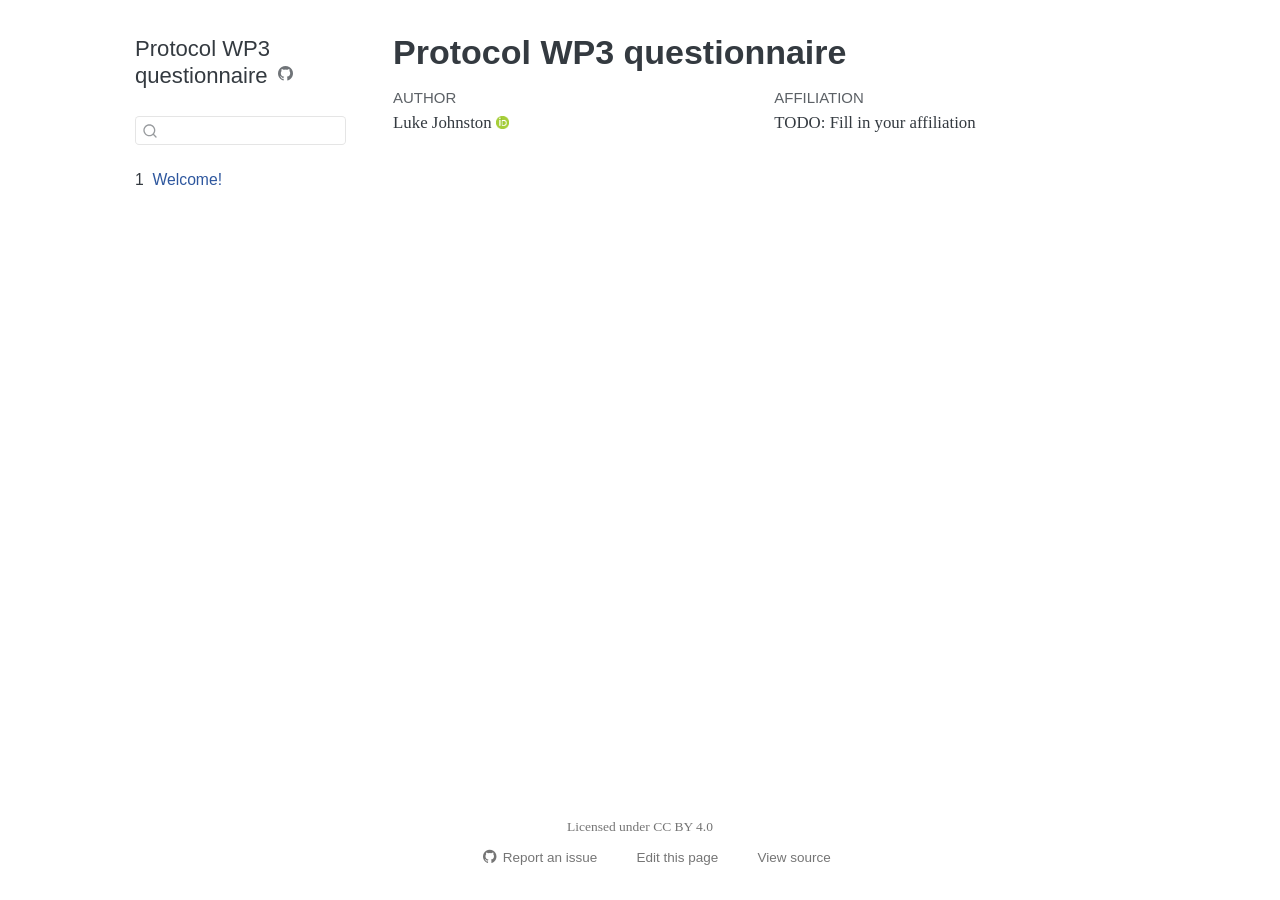
<file: index.html>
<!DOCTYPE html>
<html xmlns="http://www.w3.org/1999/xhtml" lang="en" xml:lang="en"><head>

<meta charset="utf-8">
<meta name="generator" content="quarto-1.8.27">

<meta name="viewport" content="width=device-width, initial-scale=1.0, user-scalable=yes">

<meta name="author" content="Luke Johnston">

<title>Protocol WP3 questionnaire</title>
<style>
code{white-space: pre-wrap;}
span.smallcaps{font-variant: small-caps;}
div.columns{display: flex; gap: min(4vw, 1.5em);}
div.column{flex: auto; overflow-x: auto;}
div.hanging-indent{margin-left: 1.5em; text-indent: -1.5em;}
ul.task-list{list-style: none;}
ul.task-list li input[type="checkbox"] {
  width: 0.8em;
  margin: 0 0.8em 0.2em -1em; /* quarto-specific, see https://github.com/quarto-dev/quarto-cli/issues/4556 */ 
  vertical-align: middle;
}
</style>


<script src="site_libs/quarto-nav/quarto-nav.js"></script>
<script src="site_libs/quarto-nav/headroom.min.js"></script>
<script src="site_libs/clipboard/clipboard.min.js"></script>
<script src="site_libs/quarto-search/autocomplete.umd.js"></script>
<script src="site_libs/quarto-search/fuse.min.js"></script>
<script src="site_libs/quarto-search/quarto-search.js"></script>
<meta name="quarto:offset" content="./">
<script src="site_libs/quarto-html/quarto.js" type="module"></script>
<script src="site_libs/quarto-html/tabsets/tabsets.js" type="module"></script>
<script src="site_libs/quarto-html/axe/axe-check.js" type="module"></script>
<script src="site_libs/quarto-html/popper.min.js"></script>
<script src="site_libs/quarto-html/tippy.umd.min.js"></script>
<script src="site_libs/quarto-html/anchor.min.js"></script>
<link href="site_libs/quarto-html/tippy.css" rel="stylesheet">
<link href="site_libs/quarto-html/quarto-syntax-highlighting-ed96de9b727972fe78a7b5d16c58bf87.css" rel="stylesheet" id="quarto-text-highlighting-styles">
<script src="site_libs/bootstrap/bootstrap.min.js"></script>
<link href="site_libs/bootstrap/bootstrap-icons.css" rel="stylesheet">
<link href="site_libs/bootstrap/bootstrap-747506e0262b1c1c45535d9747e30b2a.min.css" rel="stylesheet" append-hash="true" id="quarto-bootstrap" data-mode="light">
<script id="quarto-search-options" type="application/json">{
  "location": "sidebar",
  "copy-button": false,
  "collapse-after": 3,
  "panel-placement": "start",
  "type": "textbox",
  "limit": 50,
  "keyboard-shortcut": [
    "f",
    "/",
    "s"
  ],
  "language": {
    "search-no-results-text": "No results",
    "search-matching-documents-text": "matching documents",
    "search-copy-link-title": "Copy link to search",
    "search-hide-matches-text": "Hide additional matches",
    "search-more-match-text": "more match in this document",
    "search-more-matches-text": "more matches in this document",
    "search-clear-button-title": "Clear",
    "search-text-placeholder": "",
    "search-detached-cancel-button-title": "Cancel",
    "search-submit-button-title": "Submit",
    "search-label": "Search"
  }
}</script>


</head>

<body class="nav-sidebar floating fullcontent quarto-light">

<div id="quarto-search-results"></div>
  <header id="quarto-header" class="headroom fixed-top">
  <nav class="quarto-secondary-nav">
    <div class="container-fluid d-flex">
      <button type="button" class="quarto-btn-toggle btn" data-bs-toggle="collapse" role="button" data-bs-target=".quarto-sidebar-collapse-item" aria-controls="quarto-sidebar" aria-expanded="false" aria-label="Toggle sidebar navigation" onclick="if (window.quartoToggleHeadroom) { window.quartoToggleHeadroom(); }">
        <i class="bi bi-layout-text-sidebar-reverse"></i>
      </button>
        <nav class="quarto-page-breadcrumbs" aria-label="breadcrumb"><ol class="breadcrumb"><li class="breadcrumb-item"><a href="./index.html"><span class="chapter-number">1</span>&nbsp; <span class="chapter-title">Welcome!</span></a></li></ol></nav>
        <a class="flex-grow-1" role="navigation" data-bs-toggle="collapse" data-bs-target=".quarto-sidebar-collapse-item" aria-controls="quarto-sidebar" aria-expanded="false" aria-label="Toggle sidebar navigation" onclick="if (window.quartoToggleHeadroom) { window.quartoToggleHeadroom(); }">      
        </a>
      <button type="button" class="btn quarto-search-button" aria-label="Search" onclick="window.quartoOpenSearch();">
        <i class="bi bi-search"></i>
      </button>
    </div>
  </nav>
</header>
<!-- content -->
<div id="quarto-content" class="quarto-container page-columns page-rows-contents page-layout-article">
<!-- sidebar -->
  <nav id="quarto-sidebar" class="sidebar collapse collapse-horizontal quarto-sidebar-collapse-item sidebar-navigation floating overflow-auto">
    <div class="pt-lg-2 mt-2 text-left sidebar-header">
    <div class="sidebar-title mb-0 py-0">
      <a href="./">Protocol WP3 questionnaire</a> 
        <div class="sidebar-tools-main">
    <a href="https://github.com/dp-next/wp3-d-quest-protocol" title="Source Code" class="quarto-navigation-tool px-1" aria-label="Source Code"><i class="bi bi-github"></i></a>
</div>
    </div>
      </div>
        <div class="mt-2 flex-shrink-0 align-items-center">
        <div class="sidebar-search">
        <div id="quarto-search" class="" title="Search"></div>
        </div>
        </div>
    <div class="sidebar-menu-container"> 
    <ul class="list-unstyled mt-1">
        <li class="sidebar-item">
  <div class="sidebar-item-container"> 
  <a href="./index.html" class="sidebar-item-text sidebar-link active">
 <span class="menu-text"><span class="chapter-number">1</span>&nbsp; <span class="chapter-title">Welcome!</span></span></a>
  </div>
</li>
    </ul>
    </div>
</nav>
<div id="quarto-sidebar-glass" class="quarto-sidebar-collapse-item" data-bs-toggle="collapse" data-bs-target=".quarto-sidebar-collapse-item"></div>
<!-- margin-sidebar -->
    
<!-- main -->
<main class="content" id="quarto-document-content">

<header id="title-block-header" class="quarto-title-block default">
<div class="quarto-title">
<h1 class="title">Protocol WP3 questionnaire</h1>
</div>


<div class="quarto-title-meta-author">
  <div class="quarto-title-meta-heading">Author</div>
  <div class="quarto-title-meta-heading">Affiliation</div>
  
    <div class="quarto-title-meta-contents">
    <p class="author">Luke Johnston <a href="https://orcid.org/TODO: Fill in your ORCID" class="quarto-title-author-orcid"> <img src="[data-uri]"></a></p>
  </div>
  <div class="quarto-title-meta-contents">
        <p class="affiliation">
            TODO: Fill in your affiliation
          </p>
      </div>
  </div>

<div class="quarto-title-meta">

      
  
    
  </div>
  


</header>





</main> <!-- /main -->
<script id="quarto-html-after-body" type="application/javascript">
  window.document.addEventListener("DOMContentLoaded", function (event) {
    const icon = "";
    const anchorJS = new window.AnchorJS();
    anchorJS.options = {
      placement: 'right',
      icon: icon
    };
    anchorJS.add('.anchored');
    const isCodeAnnotation = (el) => {
      for (const clz of el.classList) {
        if (clz.startsWith('code-annotation-')) {                     
          return true;
        }
      }
      return false;
    }
    const onCopySuccess = function(e) {
      // button target
      const button = e.trigger;
      // don't keep focus
      button.blur();
      // flash "checked"
      button.classList.add('code-copy-button-checked');
      var currentTitle = button.getAttribute("title");
      button.setAttribute("title", "Copied!");
      let tooltip;
      if (window.bootstrap) {
        button.setAttribute("data-bs-toggle", "tooltip");
        button.setAttribute("data-bs-placement", "left");
        button.setAttribute("data-bs-title", "Copied!");
        tooltip = new bootstrap.Tooltip(button, 
          { trigger: "manual", 
            customClass: "code-copy-button-tooltip",
            offset: [0, -8]});
        tooltip.show();    
      }
      setTimeout(function() {
        if (tooltip) {
          tooltip.hide();
          button.removeAttribute("data-bs-title");
          button.removeAttribute("data-bs-toggle");
          button.removeAttribute("data-bs-placement");
        }
        button.setAttribute("title", currentTitle);
        button.classList.remove('code-copy-button-checked');
      }, 1000);
      // clear code selection
      e.clearSelection();
    }
    const getTextToCopy = function(trigger) {
      const outerScaffold = trigger.parentElement.cloneNode(true);
      const codeEl = outerScaffold.querySelector('code');
      for (const childEl of codeEl.children) {
        if (isCodeAnnotation(childEl)) {
          childEl.remove();
        }
      }
      return codeEl.innerText;
    }
    const clipboard = new window.ClipboardJS('.code-copy-button:not([data-in-quarto-modal])', {
      text: getTextToCopy
    });
    clipboard.on('success', onCopySuccess);
    if (window.document.getElementById('quarto-embedded-source-code-modal')) {
      const clipboardModal = new window.ClipboardJS('.code-copy-button[data-in-quarto-modal]', {
        text: getTextToCopy,
        container: window.document.getElementById('quarto-embedded-source-code-modal')
      });
      clipboardModal.on('success', onCopySuccess);
    }
      var localhostRegex = new RegExp(/^(?:http|https):\/\/localhost\:?[0-9]*\//);
      var mailtoRegex = new RegExp(/^mailto:/);
        var filterRegex = new RegExp("https:\/\/dp-next\.github\.io\/wp3-d-quest-protocol\/");
      var isInternal = (href) => {
          return filterRegex.test(href) || localhostRegex.test(href) || mailtoRegex.test(href);
      }
      // Inspect non-navigation links and adorn them if external
     var links = window.document.querySelectorAll('a[href]:not(.nav-link):not(.navbar-brand):not(.toc-action):not(.sidebar-link):not(.sidebar-item-toggle):not(.pagination-link):not(.no-external):not([aria-hidden]):not(.dropdown-item):not(.quarto-navigation-tool):not(.about-link)');
      for (var i=0; i<links.length; i++) {
        const link = links[i];
        if (!isInternal(link.href)) {
          // undo the damage that might have been done by quarto-nav.js in the case of
          // links that we want to consider external
          if (link.dataset.originalHref !== undefined) {
            link.href = link.dataset.originalHref;
          }
        }
      }
    function tippyHover(el, contentFn, onTriggerFn, onUntriggerFn) {
      const config = {
        allowHTML: true,
        maxWidth: 500,
        delay: 100,
        arrow: false,
        appendTo: function(el) {
            return el.parentElement;
        },
        interactive: true,
        interactiveBorder: 10,
        theme: 'quarto',
        placement: 'bottom-start',
      };
      if (contentFn) {
        config.content = contentFn;
      }
      if (onTriggerFn) {
        config.onTrigger = onTriggerFn;
      }
      if (onUntriggerFn) {
        config.onUntrigger = onUntriggerFn;
      }
      window.tippy(el, config); 
    }
    const noterefs = window.document.querySelectorAll('a[role="doc-noteref"]');
    for (var i=0; i<noterefs.length; i++) {
      const ref = noterefs[i];
      tippyHover(ref, function() {
        // use id or data attribute instead here
        let href = ref.getAttribute('data-footnote-href') || ref.getAttribute('href');
        try { href = new URL(href).hash; } catch {}
        const id = href.replace(/^#\/?/, "");
        const note = window.document.getElementById(id);
        if (note) {
          return note.innerHTML;
        } else {
          return "";
        }
      });
    }
    const xrefs = window.document.querySelectorAll('a.quarto-xref');
    const processXRef = (id, note) => {
      // Strip column container classes
      const stripColumnClz = (el) => {
        el.classList.remove("page-full", "page-columns");
        if (el.children) {
          for (const child of el.children) {
            stripColumnClz(child);
          }
        }
      }
      stripColumnClz(note)
      if (id === null || id.startsWith('sec-')) {
        // Special case sections, only their first couple elements
        const container = document.createElement("div");
        if (note.children && note.children.length > 2) {
          container.appendChild(note.children[0].cloneNode(true));
          for (let i = 1; i < note.children.length; i++) {
            const child = note.children[i];
            if (child.tagName === "P" && child.innerText === "") {
              continue;
            } else {
              container.appendChild(child.cloneNode(true));
              break;
            }
          }
          if (window.Quarto?.typesetMath) {
            window.Quarto.typesetMath(container);
          }
          return container.innerHTML
        } else {
          if (window.Quarto?.typesetMath) {
            window.Quarto.typesetMath(note);
          }
          return note.innerHTML;
        }
      } else {
        // Remove any anchor links if they are present
        const anchorLink = note.querySelector('a.anchorjs-link');
        if (anchorLink) {
          anchorLink.remove();
        }
        if (window.Quarto?.typesetMath) {
          window.Quarto.typesetMath(note);
        }
        if (note.classList.contains("callout")) {
          return note.outerHTML;
        } else {
          return note.innerHTML;
        }
      }
    }
    for (var i=0; i<xrefs.length; i++) {
      const xref = xrefs[i];
      tippyHover(xref, undefined, function(instance) {
        instance.disable();
        let url = xref.getAttribute('href');
        let hash = undefined; 
        if (url.startsWith('#')) {
          hash = url;
        } else {
          try { hash = new URL(url).hash; } catch {}
        }
        if (hash) {
          const id = hash.replace(/^#\/?/, "");
          const note = window.document.getElementById(id);
          if (note !== null) {
            try {
              const html = processXRef(id, note.cloneNode(true));
              instance.setContent(html);
            } finally {
              instance.enable();
              instance.show();
            }
          } else {
            // See if we can fetch this
            fetch(url.split('#')[0])
            .then(res => res.text())
            .then(html => {
              const parser = new DOMParser();
              const htmlDoc = parser.parseFromString(html, "text/html");
              const note = htmlDoc.getElementById(id);
              if (note !== null) {
                const html = processXRef(id, note);
                instance.setContent(html);
              } 
            }).finally(() => {
              instance.enable();
              instance.show();
            });
          }
        } else {
          // See if we can fetch a full url (with no hash to target)
          // This is a special case and we should probably do some content thinning / targeting
          fetch(url)
          .then(res => res.text())
          .then(html => {
            const parser = new DOMParser();
            const htmlDoc = parser.parseFromString(html, "text/html");
            const note = htmlDoc.querySelector('main.content');
            if (note !== null) {
              // This should only happen for chapter cross references
              // (since there is no id in the URL)
              // remove the first header
              if (note.children.length > 0 && note.children[0].tagName === "HEADER") {
                note.children[0].remove();
              }
              const html = processXRef(null, note);
              instance.setContent(html);
            } 
          }).finally(() => {
            instance.enable();
            instance.show();
          });
        }
      }, function(instance) {
      });
    }
        let selectedAnnoteEl;
        const selectorForAnnotation = ( cell, annotation) => {
          let cellAttr = 'data-code-cell="' + cell + '"';
          let lineAttr = 'data-code-annotation="' +  annotation + '"';
          const selector = 'span[' + cellAttr + '][' + lineAttr + ']';
          return selector;
        }
        const selectCodeLines = (annoteEl) => {
          const doc = window.document;
          const targetCell = annoteEl.getAttribute("data-target-cell");
          const targetAnnotation = annoteEl.getAttribute("data-target-annotation");
          const annoteSpan = window.document.querySelector(selectorForAnnotation(targetCell, targetAnnotation));
          const lines = annoteSpan.getAttribute("data-code-lines").split(",");
          const lineIds = lines.map((line) => {
            return targetCell + "-" + line;
          })
          let top = null;
          let height = null;
          let parent = null;
          if (lineIds.length > 0) {
              //compute the position of the single el (top and bottom and make a div)
              const el = window.document.getElementById(lineIds[0]);
              top = el.offsetTop;
              height = el.offsetHeight;
              parent = el.parentElement.parentElement;
            if (lineIds.length > 1) {
              const lastEl = window.document.getElementById(lineIds[lineIds.length - 1]);
              const bottom = lastEl.offsetTop + lastEl.offsetHeight;
              height = bottom - top;
            }
            if (top !== null && height !== null && parent !== null) {
              // cook up a div (if necessary) and position it 
              let div = window.document.getElementById("code-annotation-line-highlight");
              if (div === null) {
                div = window.document.createElement("div");
                div.setAttribute("id", "code-annotation-line-highlight");
                div.style.position = 'absolute';
                parent.appendChild(div);
              }
              div.style.top = top - 2 + "px";
              div.style.height = height + 4 + "px";
              div.style.left = 0;
              let gutterDiv = window.document.getElementById("code-annotation-line-highlight-gutter");
              if (gutterDiv === null) {
                gutterDiv = window.document.createElement("div");
                gutterDiv.setAttribute("id", "code-annotation-line-highlight-gutter");
                gutterDiv.style.position = 'absolute';
                const codeCell = window.document.getElementById(targetCell);
                const gutter = codeCell.querySelector('.code-annotation-gutter');
                gutter.appendChild(gutterDiv);
              }
              gutterDiv.style.top = top - 2 + "px";
              gutterDiv.style.height = height + 4 + "px";
            }
            selectedAnnoteEl = annoteEl;
          }
        };
        const unselectCodeLines = () => {
          const elementsIds = ["code-annotation-line-highlight", "code-annotation-line-highlight-gutter"];
          elementsIds.forEach((elId) => {
            const div = window.document.getElementById(elId);
            if (div) {
              div.remove();
            }
          });
          selectedAnnoteEl = undefined;
        };
          // Handle positioning of the toggle
      window.addEventListener(
        "resize",
        throttle(() => {
          elRect = undefined;
          if (selectedAnnoteEl) {
            selectCodeLines(selectedAnnoteEl);
          }
        }, 10)
      );
      function throttle(fn, ms) {
      let throttle = false;
      let timer;
        return (...args) => {
          if(!throttle) { // first call gets through
              fn.apply(this, args);
              throttle = true;
          } else { // all the others get throttled
              if(timer) clearTimeout(timer); // cancel #2
              timer = setTimeout(() => {
                fn.apply(this, args);
                timer = throttle = false;
              }, ms);
          }
        };
      }
        // Attach click handler to the DT
        const annoteDls = window.document.querySelectorAll('dt[data-target-cell]');
        for (const annoteDlNode of annoteDls) {
          annoteDlNode.addEventListener('click', (event) => {
            const clickedEl = event.target;
            if (clickedEl !== selectedAnnoteEl) {
              unselectCodeLines();
              const activeEl = window.document.querySelector('dt[data-target-cell].code-annotation-active');
              if (activeEl) {
                activeEl.classList.remove('code-annotation-active');
              }
              selectCodeLines(clickedEl);
              clickedEl.classList.add('code-annotation-active');
            } else {
              // Unselect the line
              unselectCodeLines();
              clickedEl.classList.remove('code-annotation-active');
            }
          });
        }
    const findCites = (el) => {
      const parentEl = el.parentElement;
      if (parentEl) {
        const cites = parentEl.dataset.cites;
        if (cites) {
          return {
            el,
            cites: cites.split(' ')
          };
        } else {
          return findCites(el.parentElement)
        }
      } else {
        return undefined;
      }
    };
    var bibliorefs = window.document.querySelectorAll('a[role="doc-biblioref"]');
    for (var i=0; i<bibliorefs.length; i++) {
      const ref = bibliorefs[i];
      const citeInfo = findCites(ref);
      if (citeInfo) {
        tippyHover(citeInfo.el, function() {
          var popup = window.document.createElement('div');
          citeInfo.cites.forEach(function(cite) {
            var citeDiv = window.document.createElement('div');
            citeDiv.classList.add('hanging-indent');
            citeDiv.classList.add('csl-entry');
            var biblioDiv = window.document.getElementById('ref-' + cite);
            if (biblioDiv) {
              citeDiv.innerHTML = biblioDiv.innerHTML;
            }
            popup.appendChild(citeDiv);
          });
          return popup.innerHTML;
        });
      }
    }
  });
  </script>
</div> <!-- /content -->
<footer class="footer">
  <div class="nav-footer">
    <div class="nav-footer-left">
      &nbsp;
    </div>   
    <div class="nav-footer-center">
      <ul class="footer-items list-unstyled">
    <li class="nav-item">
    <a class="nav-link" href="./LICENSE.html">
<p>Licensed under CC BY 4.0</p>
</a>
  </li>  
</ul>
    <div class="toc-actions"><ul><li><a href="https://github.com/dp-next/wp3-d-quest-protocol/issues/new" class="toc-action"><i class="bi bi-github"></i>Report an issue</a></li><li><a href="https://github.com/dp-next/wp3-d-quest-protocol/edit/main/index.qmd" class="toc-action"><i class="bi empty"></i>Edit this page</a></li><li><a href="https://github.com/dp-next/wp3-d-quest-protocol/blob/main/index.qmd" class="toc-action"><i class="bi empty"></i>View source</a></li></ul></div></div>
    <div class="nav-footer-right">
      &nbsp;
    </div>
  </div>
</footer>




</body></html>
</file>
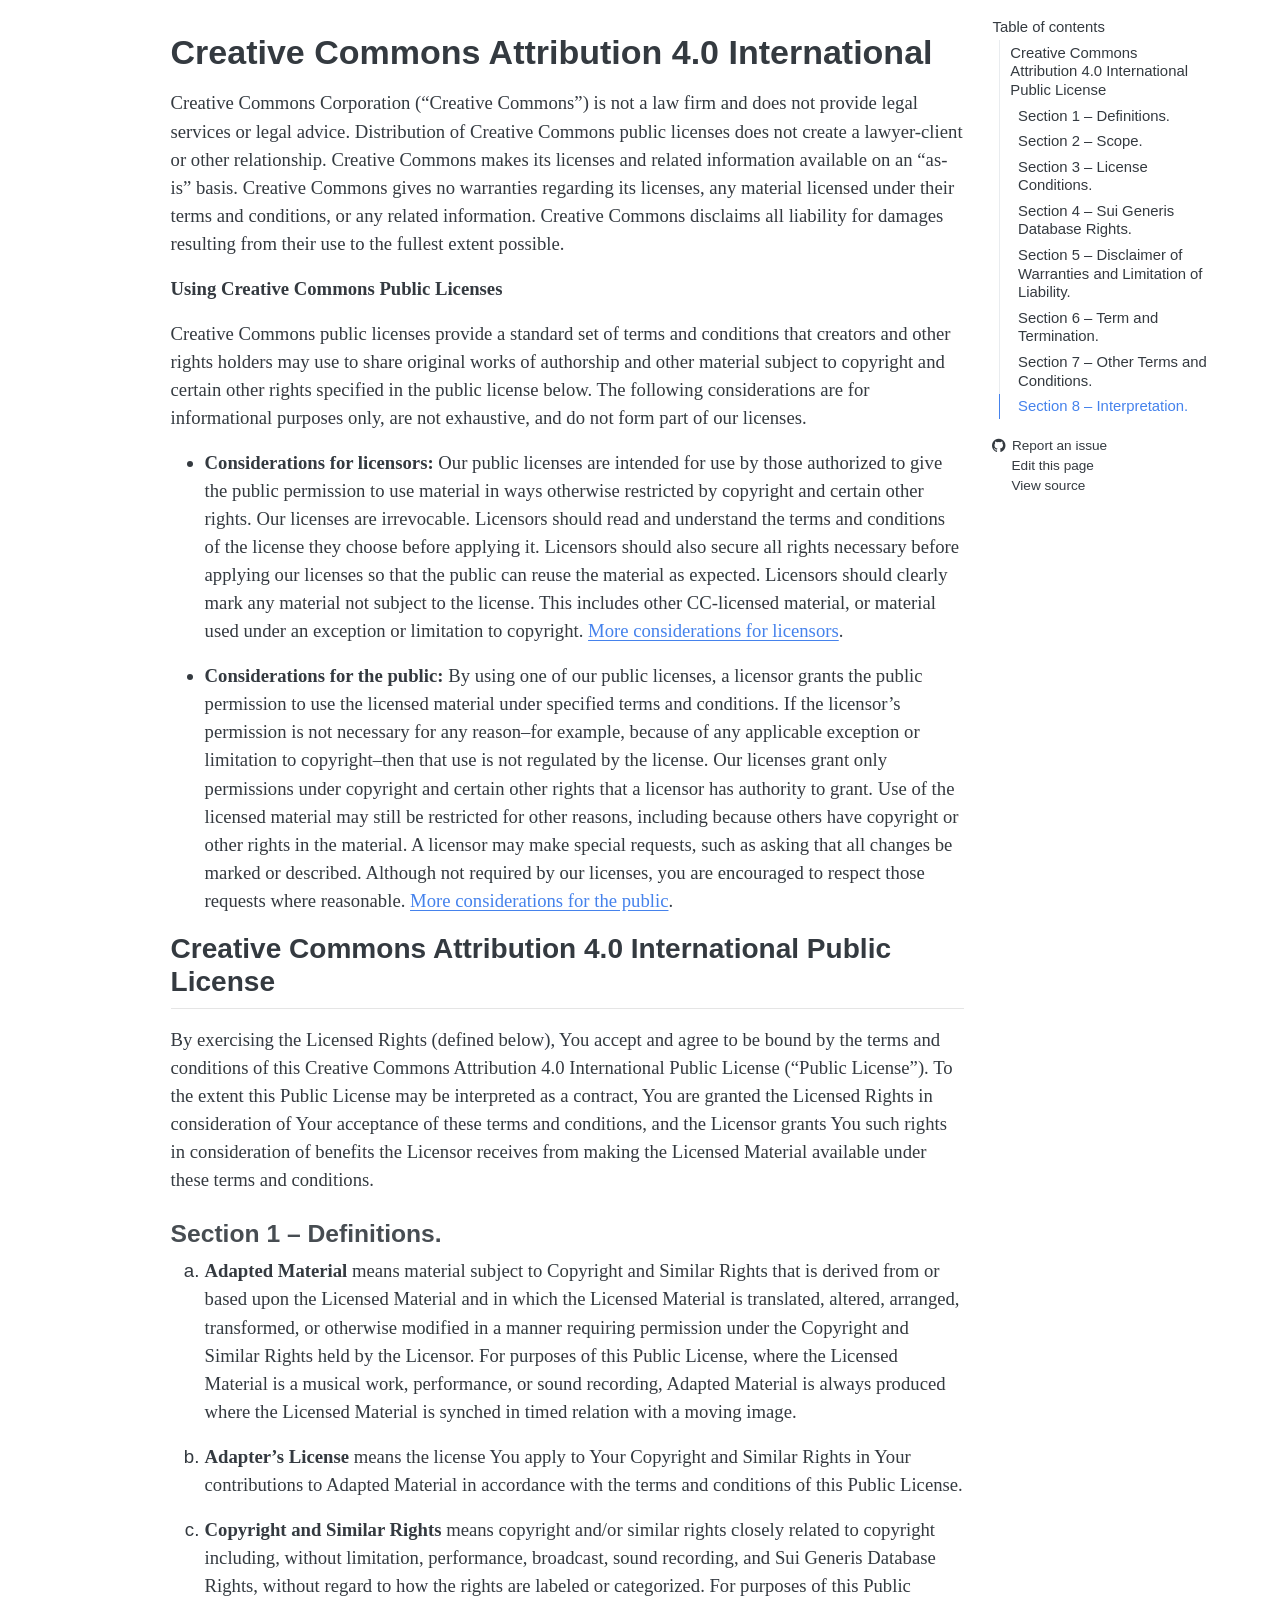
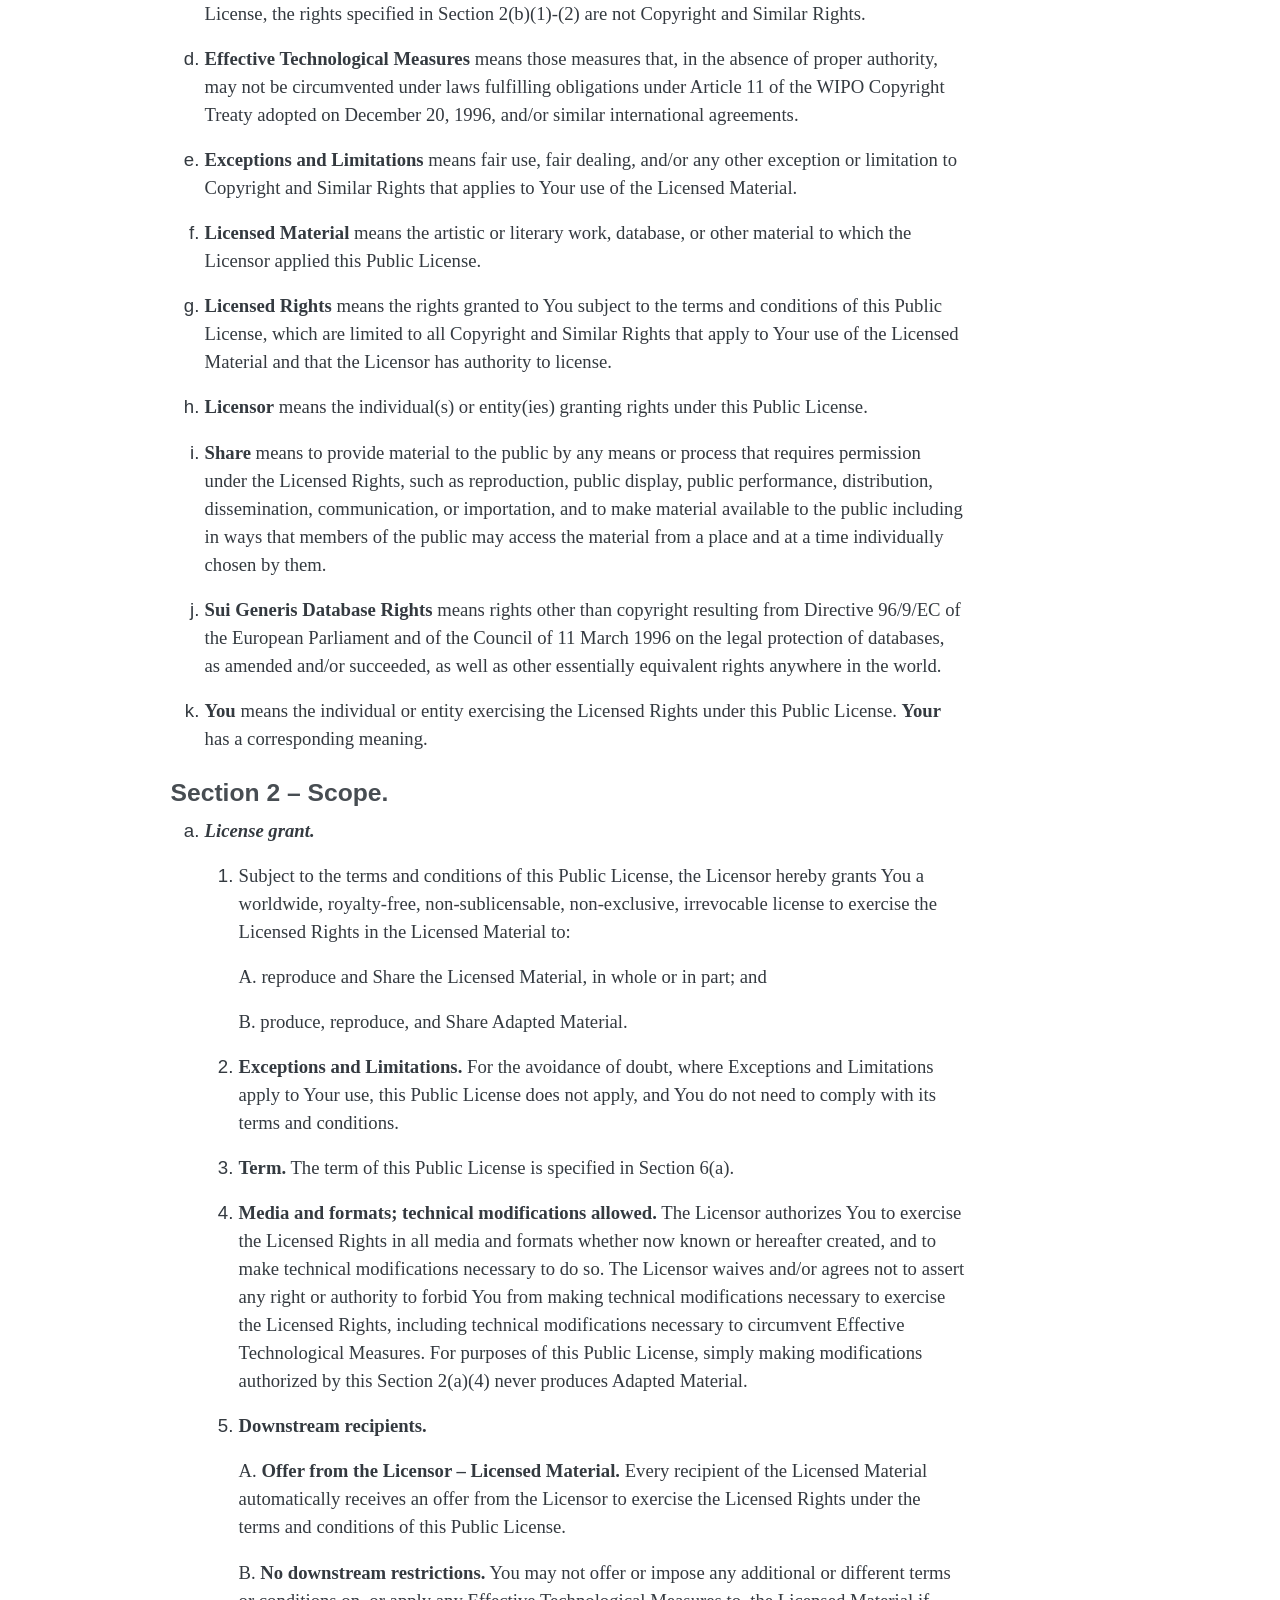
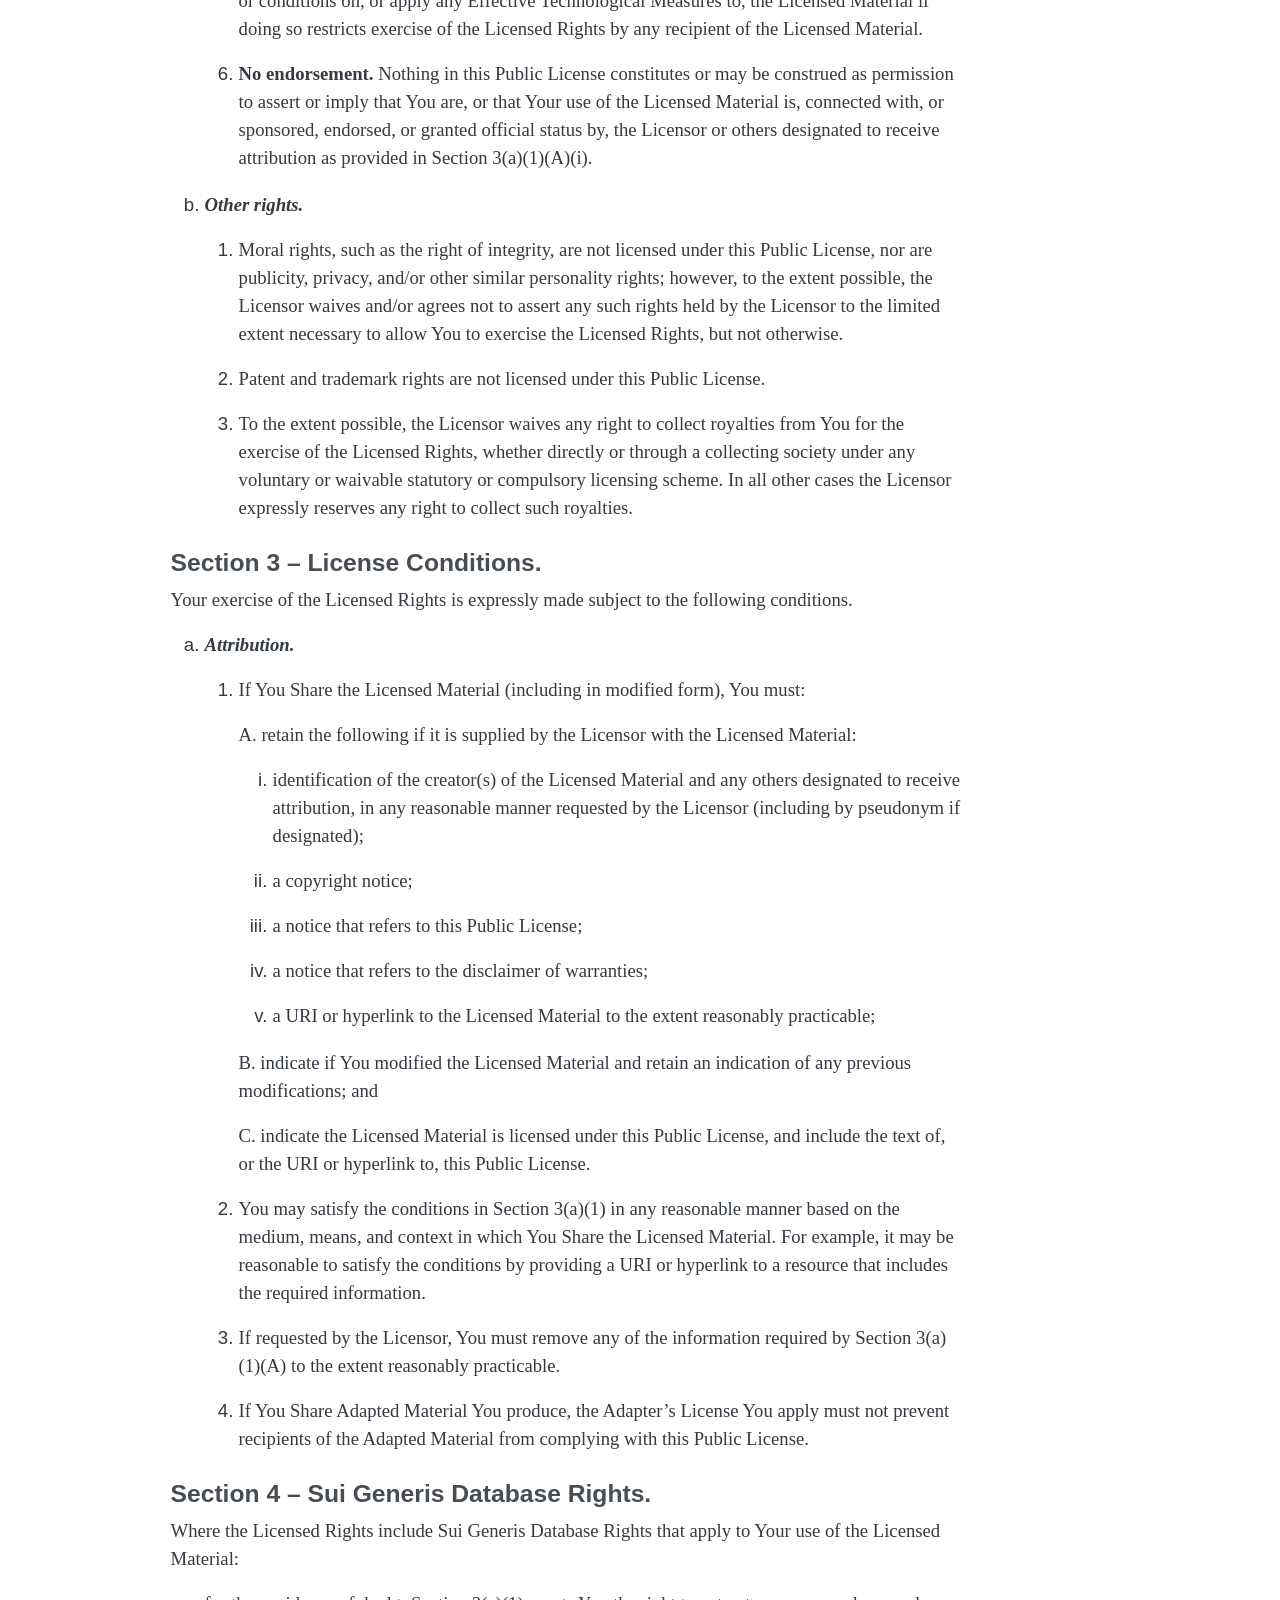
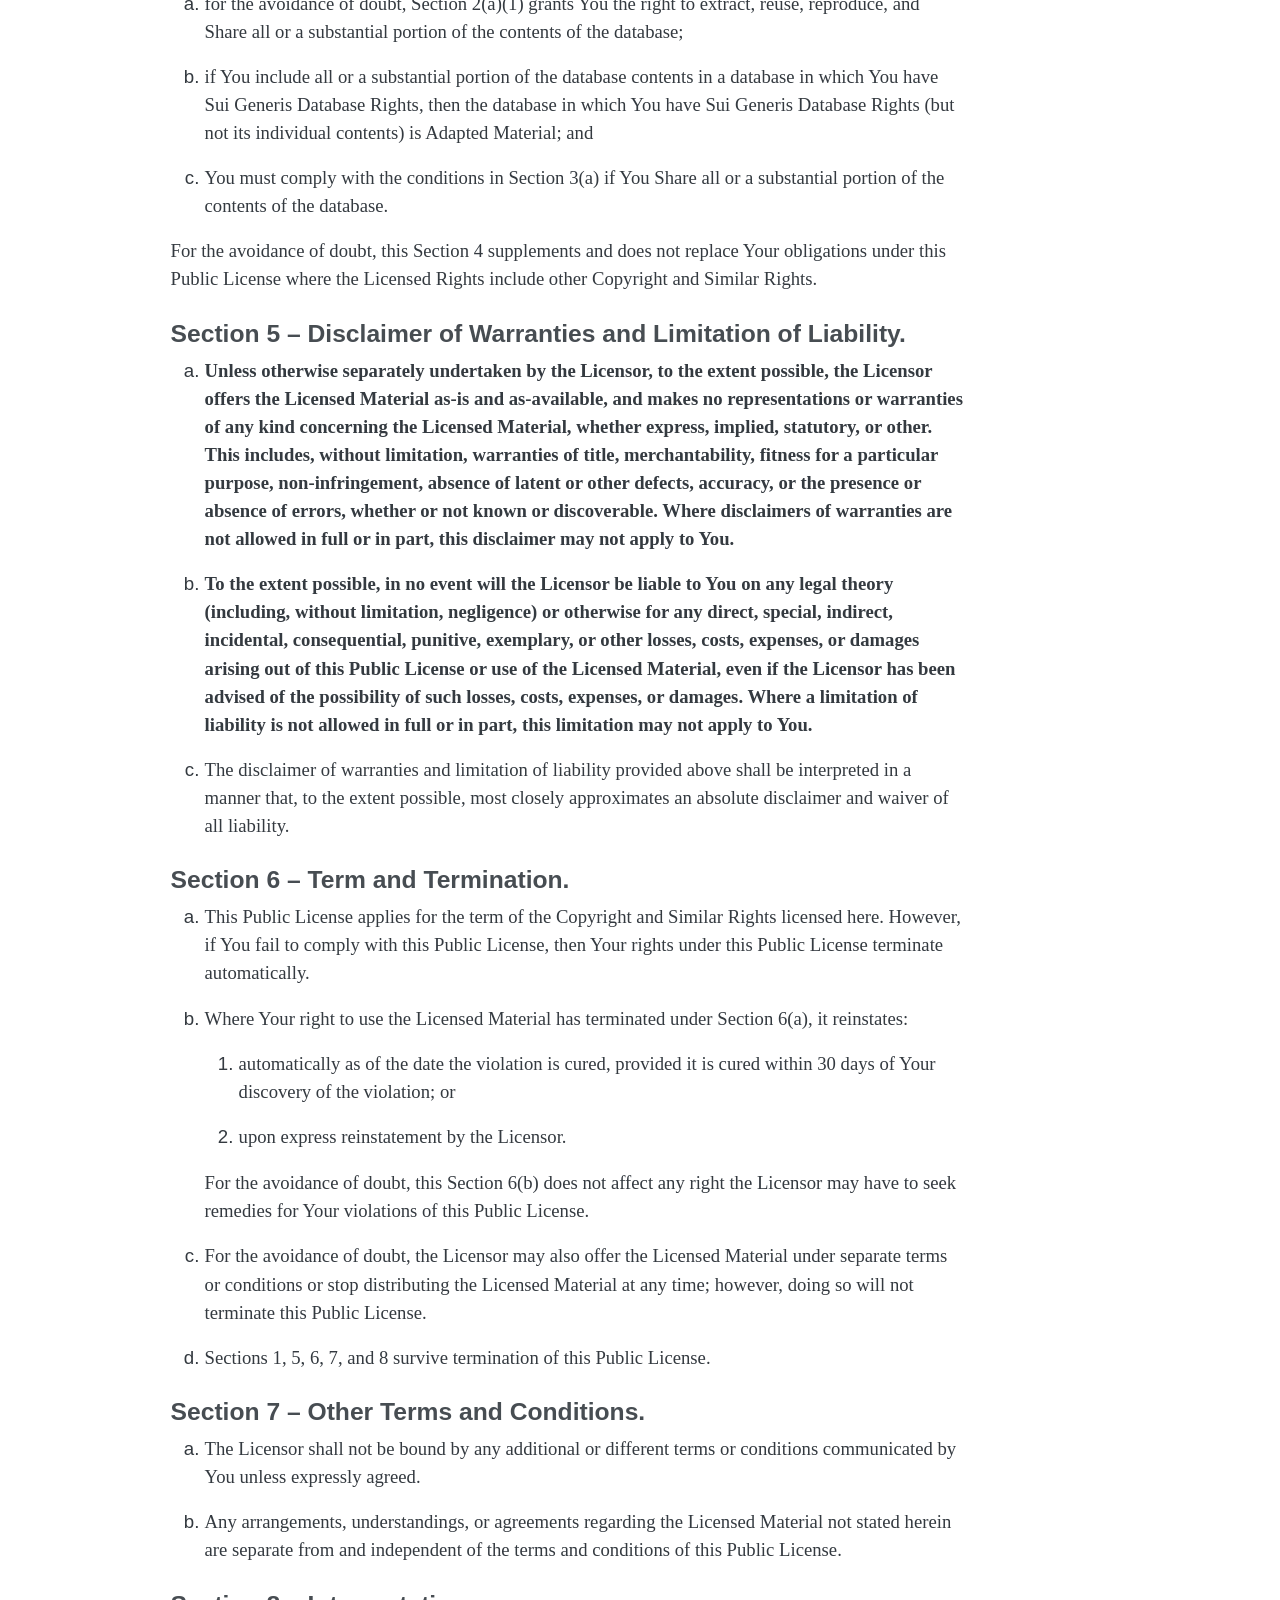
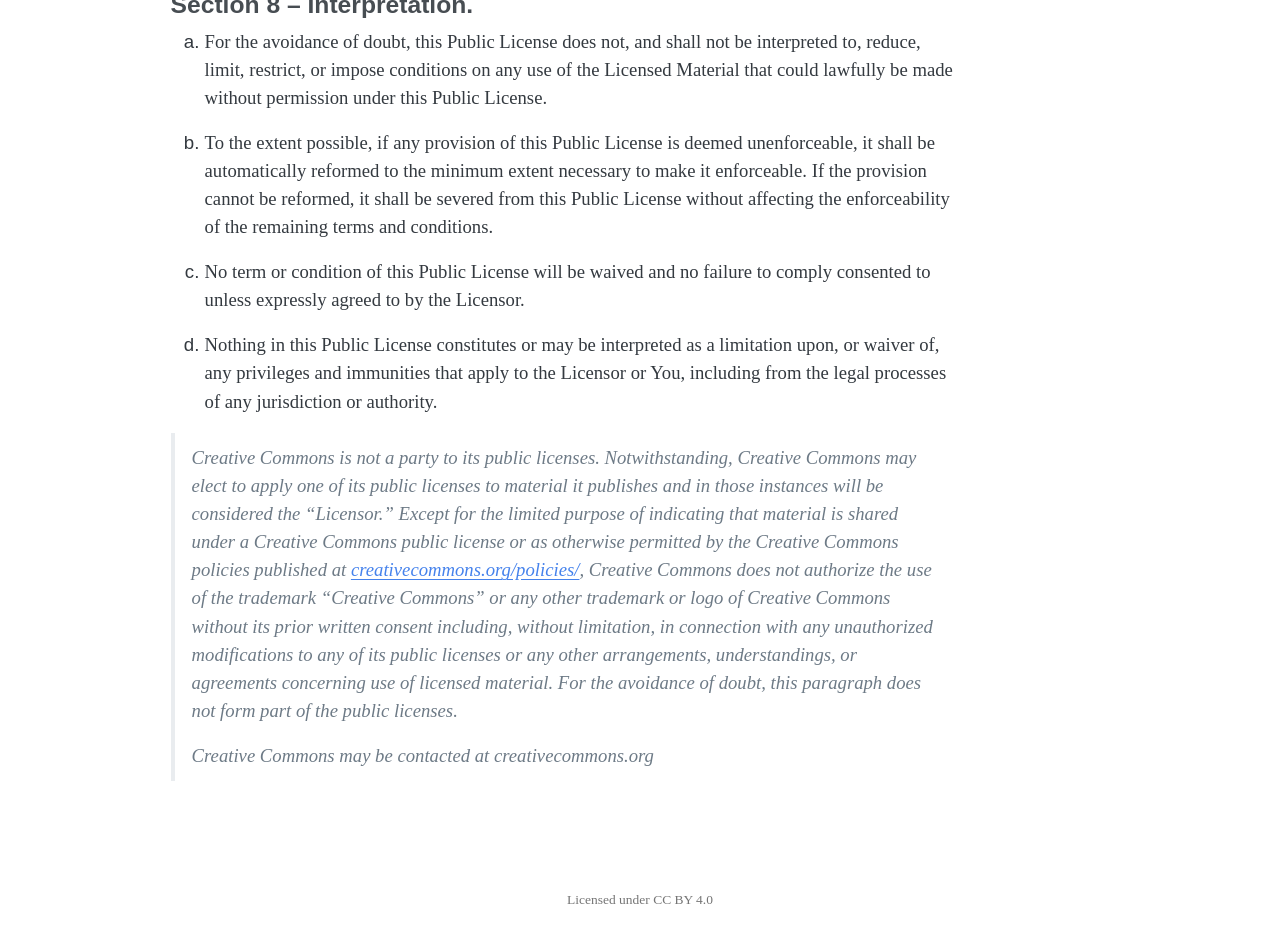
<file: LICENSE.html>
<!DOCTYPE html>
<html xmlns="http://www.w3.org/1999/xhtml" lang="en" xml:lang="en"><head>

<meta charset="utf-8">
<meta name="generator" content="quarto-1.8.27">

<meta name="viewport" content="width=device-width, initial-scale=1.0, user-scalable=yes">


<title>Creative Commons Attribution 4.0 International – Protocol WP3 questionnaire</title>
<style>
code{white-space: pre-wrap;}
span.smallcaps{font-variant: small-caps;}
div.columns{display: flex; gap: min(4vw, 1.5em);}
div.column{flex: auto; overflow-x: auto;}
div.hanging-indent{margin-left: 1.5em; text-indent: -1.5em;}
ul.task-list{list-style: none;}
ul.task-list li input[type="checkbox"] {
  width: 0.8em;
  margin: 0 0.8em 0.2em -1em; /* quarto-specific, see https://github.com/quarto-dev/quarto-cli/issues/4556 */ 
  vertical-align: middle;
}
</style>


<script src="site_libs/quarto-nav/quarto-nav.js"></script>
<script src="site_libs/quarto-nav/headroom.min.js"></script>
<script src="site_libs/clipboard/clipboard.min.js"></script>
<script src="site_libs/quarto-search/autocomplete.umd.js"></script>
<script src="site_libs/quarto-search/fuse.min.js"></script>
<script src="site_libs/quarto-search/quarto-search.js"></script>
<meta name="quarto:offset" content="./">
<script src="site_libs/quarto-html/quarto.js" type="module"></script>
<script src="site_libs/quarto-html/tabsets/tabsets.js" type="module"></script>
<script src="site_libs/quarto-html/axe/axe-check.js" type="module"></script>
<script src="site_libs/quarto-html/popper.min.js"></script>
<script src="site_libs/quarto-html/tippy.umd.min.js"></script>
<script src="site_libs/quarto-html/anchor.min.js"></script>
<link href="site_libs/quarto-html/tippy.css" rel="stylesheet">
<link href="site_libs/quarto-html/quarto-syntax-highlighting-ed96de9b727972fe78a7b5d16c58bf87.css" rel="stylesheet" id="quarto-text-highlighting-styles">
<script src="site_libs/bootstrap/bootstrap.min.js"></script>
<link href="site_libs/bootstrap/bootstrap-icons.css" rel="stylesheet">
<link href="site_libs/bootstrap/bootstrap-747506e0262b1c1c45535d9747e30b2a.min.css" rel="stylesheet" append-hash="true" id="quarto-bootstrap" data-mode="light">
<script id="quarto-search-options" type="application/json">{
  "location": "sidebar",
  "copy-button": false,
  "collapse-after": 3,
  "panel-placement": "start",
  "type": "textbox",
  "limit": 50,
  "keyboard-shortcut": [
    "f",
    "/",
    "s"
  ],
  "language": {
    "search-no-results-text": "No results",
    "search-matching-documents-text": "matching documents",
    "search-copy-link-title": "Copy link to search",
    "search-hide-matches-text": "Hide additional matches",
    "search-more-match-text": "more match in this document",
    "search-more-matches-text": "more matches in this document",
    "search-clear-button-title": "Clear",
    "search-text-placeholder": "",
    "search-detached-cancel-button-title": "Cancel",
    "search-submit-button-title": "Submit",
    "search-label": "Search"
  }
}</script>


</head>

<body class="quarto-light">

<div id="quarto-search-results"></div>
<!-- content -->
<div id="quarto-content" class="quarto-container page-columns page-rows-contents page-layout-article">
<!-- sidebar -->
<!-- margin-sidebar -->
    <div id="quarto-margin-sidebar" class="sidebar margin-sidebar">
        <nav id="TOC" role="doc-toc" class="toc-active">
    <h2 id="toc-title">Table of contents</h2>
   
  <ul>
  <li><a href="#creative-commons-attribution-4.0-international-public-license" id="toc-creative-commons-attribution-4.0-international-public-license" class="nav-link active" data-scroll-target="#creative-commons-attribution-4.0-international-public-license">Creative Commons Attribution 4.0 International Public License</a>
  <ul class="collapse">
  <li><a href="#section-1-definitions." id="toc-section-1-definitions." class="nav-link" data-scroll-target="#section-1-definitions.">Section 1 – Definitions.</a></li>
  <li><a href="#section-2-scope." id="toc-section-2-scope." class="nav-link" data-scroll-target="#section-2-scope.">Section 2 – Scope.</a></li>
  <li><a href="#section-3-license-conditions." id="toc-section-3-license-conditions." class="nav-link" data-scroll-target="#section-3-license-conditions.">Section 3 – License Conditions.</a></li>
  <li><a href="#section-4-sui-generis-database-rights." id="toc-section-4-sui-generis-database-rights." class="nav-link" data-scroll-target="#section-4-sui-generis-database-rights.">Section 4 – Sui Generis Database Rights.</a></li>
  <li><a href="#section-5-disclaimer-of-warranties-and-limitation-of-liability." id="toc-section-5-disclaimer-of-warranties-and-limitation-of-liability." class="nav-link" data-scroll-target="#section-5-disclaimer-of-warranties-and-limitation-of-liability.">Section 5 – Disclaimer of Warranties and Limitation of Liability.</a></li>
  <li><a href="#section-6-term-and-termination." id="toc-section-6-term-and-termination." class="nav-link" data-scroll-target="#section-6-term-and-termination.">Section 6 – Term and Termination.</a></li>
  <li><a href="#section-7-other-terms-and-conditions." id="toc-section-7-other-terms-and-conditions." class="nav-link" data-scroll-target="#section-7-other-terms-and-conditions.">Section 7 – Other Terms and Conditions.</a></li>
  <li><a href="#section-8-interpretation." id="toc-section-8-interpretation." class="nav-link" data-scroll-target="#section-8-interpretation.">Section 8 – Interpretation.</a></li>
  </ul></li>
  </ul>
<div class="toc-actions"><ul><li><a href="https://github.com/dp-next/wp3-d-quest-protocol/issues/new" class="toc-action"><i class="bi bi-github"></i>Report an issue</a></li><li><a href="https://github.com/dp-next/wp3-d-quest-protocol/edit/main/LICENSE.md" class="toc-action"><i class="bi empty"></i>Edit this page</a></li><li><a href="https://github.com/dp-next/wp3-d-quest-protocol/blob/main/LICENSE.md" class="toc-action"><i class="bi empty"></i>View source</a></li></ul></div></nav>
    </div>
<!-- main -->
<main class="content" id="quarto-document-content">

<header id="title-block-header" class="quarto-title-block default">
<div class="quarto-title">
<h1 class="title">Creative Commons Attribution 4.0 International</h1>
</div>



<div class="quarto-title-meta">

    
  
    
  </div>
  


</header>


<p>Creative Commons Corporation (“Creative Commons”) is not a law firm and does not provide legal services or legal advice. Distribution of Creative Commons public licenses does not create a lawyer-client or other relationship. Creative Commons makes its licenses and related information available on an “as-is” basis. Creative Commons gives no warranties regarding its licenses, any material licensed under their terms and conditions, or any related information. Creative Commons disclaims all liability for damages resulting from their use to the fullest extent possible.</p>
<p><strong>Using Creative Commons Public Licenses</strong></p>
<p>Creative Commons public licenses provide a standard set of terms and conditions that creators and other rights holders may use to share original works of authorship and other material subject to copyright and certain other rights specified in the public license below. The following considerations are for informational purposes only, are not exhaustive, and do not form part of our licenses.</p>
<ul>
<li><p><strong>Considerations for licensors:</strong> Our public licenses are intended for use by those authorized to give the public permission to use material in ways otherwise restricted by copyright and certain other rights. Our licenses are irrevocable. Licensors should read and understand the terms and conditions of the license they choose before applying it. Licensors should also secure all rights necessary before applying our licenses so that the public can reuse the material as expected. Licensors should clearly mark any material not subject to the license. This includes other CC-licensed material, or material used under an exception or limitation to copyright. <a href="http://wiki.creativecommons.org/Considerations_for_licensors_and_licensees#Considerations_for_licensors">More considerations for licensors</a>.</p></li>
<li><p><strong>Considerations for the public:</strong> By using one of our public licenses, a licensor grants the public permission to use the licensed material under specified terms and conditions. If the licensor’s permission is not necessary for any reason–for example, because of any applicable exception or limitation to copyright–then that use is not regulated by the license. Our licenses grant only permissions under copyright and certain other rights that a licensor has authority to grant. Use of the licensed material may still be restricted for other reasons, including because others have copyright or other rights in the material. A licensor may make special requests, such as asking that all changes be marked or described. Although not required by our licenses, you are encouraged to respect those requests where reasonable. <a href="http://wiki.creativecommons.org/Considerations_for_licensors_and_licensees#Considerations_for_licensees">More considerations for the public</a>.</p></li>
</ul>
<section id="creative-commons-attribution-4.0-international-public-license" class="level2">
<h2 class="anchored" data-anchor-id="creative-commons-attribution-4.0-international-public-license">Creative Commons Attribution 4.0 International Public License</h2>
<p>By exercising the Licensed Rights (defined below), You accept and agree to be bound by the terms and conditions of this Creative Commons Attribution 4.0 International Public License (“Public License”). To the extent this Public License may be interpreted as a contract, You are granted the Licensed Rights in consideration of Your acceptance of these terms and conditions, and the Licensor grants You such rights in consideration of benefits the Licensor receives from making the Licensed Material available under these terms and conditions.</p>
<section id="section-1-definitions." class="level3">
<h3 class="anchored" data-anchor-id="section-1-definitions.">Section 1 – Definitions.</h3>
<ol type="a">
<li><p><strong>Adapted Material</strong> means material subject to Copyright and Similar Rights that is derived from or based upon the Licensed Material and in which the Licensed Material is translated, altered, arranged, transformed, or otherwise modified in a manner requiring permission under the Copyright and Similar Rights held by the Licensor. For purposes of this Public License, where the Licensed Material is a musical work, performance, or sound recording, Adapted Material is always produced where the Licensed Material is synched in timed relation with a moving image.</p></li>
<li><p><strong>Adapter’s License</strong> means the license You apply to Your Copyright and Similar Rights in Your contributions to Adapted Material in accordance with the terms and conditions of this Public License.</p></li>
<li><p><strong>Copyright and Similar Rights</strong> means copyright and/or similar rights closely related to copyright including, without limitation, performance, broadcast, sound recording, and Sui Generis Database Rights, without regard to how the rights are labeled or categorized. For purposes of this Public License, the rights specified in Section 2(b)(1)-(2) are not Copyright and Similar Rights.</p></li>
<li><p><strong>Effective Technological Measures</strong> means those measures that, in the absence of proper authority, may not be circumvented under laws fulfilling obligations under Article 11 of the WIPO Copyright Treaty adopted on December 20, 1996, and/or similar international agreements.</p></li>
<li><p><strong>Exceptions and Limitations</strong> means fair use, fair dealing, and/or any other exception or limitation to Copyright and Similar Rights that applies to Your use of the Licensed Material.</p></li>
<li><p><strong>Licensed Material</strong> means the artistic or literary work, database, or other material to which the Licensor applied this Public License.</p></li>
<li><p><strong>Licensed Rights</strong> means the rights granted to You subject to the terms and conditions of this Public License, which are limited to all Copyright and Similar Rights that apply to Your use of the Licensed Material and that the Licensor has authority to license.</p></li>
<li><p><strong>Licensor</strong> means the individual(s) or entity(ies) granting rights under this Public License.</p></li>
<li><p><strong>Share</strong> means to provide material to the public by any means or process that requires permission under the Licensed Rights, such as reproduction, public display, public performance, distribution, dissemination, communication, or importation, and to make material available to the public including in ways that members of the public may access the material from a place and at a time individually chosen by them.</p></li>
<li><p><strong>Sui Generis Database Rights</strong> means rights other than copyright resulting from Directive 96/9/EC of the European Parliament and of the Council of 11 March 1996 on the legal protection of databases, as amended and/or succeeded, as well as other essentially equivalent rights anywhere in the world.</p></li>
<li><p><strong>You</strong> means the individual or entity exercising the Licensed Rights under this Public License. <strong>Your</strong> has a corresponding meaning.</p></li>
</ol>
</section>
<section id="section-2-scope." class="level3">
<h3 class="anchored" data-anchor-id="section-2-scope.">Section 2 – Scope.</h3>
<ol type="a">
<li><p><strong><em>License grant.</em></strong></p>
<ol type="1">
<li><p>Subject to the terms and conditions of this Public License, the Licensor hereby grants You a worldwide, royalty-free, non-sublicensable, non-exclusive, irrevocable license to exercise the Licensed Rights in the Licensed Material to:</p>
<p>A. reproduce and Share the Licensed Material, in whole or in part; and</p>
<p>B. produce, reproduce, and Share Adapted Material.</p></li>
<li><p><strong>Exceptions and Limitations.</strong> For the avoidance of doubt, where Exceptions and Limitations apply to Your use, this Public License does not apply, and You do not need to comply with its terms and conditions.</p></li>
<li><p><strong>Term.</strong> The term of this Public License is specified in Section 6(a).</p></li>
<li><p><strong>Media and formats; technical modifications allowed.</strong> The Licensor authorizes You to exercise the Licensed Rights in all media and formats whether now known or hereafter created, and to make technical modifications necessary to do so. The Licensor waives and/or agrees not to assert any right or authority to forbid You from making technical modifications necessary to exercise the Licensed Rights, including technical modifications necessary to circumvent Effective Technological Measures. For purposes of this Public License, simply making modifications authorized by this Section 2(a)(4) never produces Adapted Material.</p></li>
<li><p><strong>Downstream recipients.</strong></p>
<p>A. <strong>Offer from the Licensor – Licensed Material.</strong> Every recipient of the Licensed Material automatically receives an offer from the Licensor to exercise the Licensed Rights under the terms and conditions of this Public License.</p>
<p>B. <strong>No downstream restrictions.</strong> You may not offer or impose any additional or different terms or conditions on, or apply any Effective Technological Measures to, the Licensed Material if doing so restricts exercise of the Licensed Rights by any recipient of the Licensed Material.</p></li>
<li><p><strong>No endorsement.</strong> Nothing in this Public License constitutes or may be construed as permission to assert or imply that You are, or that Your use of the Licensed Material is, connected with, or sponsored, endorsed, or granted official status by, the Licensor or others designated to receive attribution as provided in Section 3(a)(1)(A)(i).</p></li>
</ol></li>
<li><p><strong><em>Other rights.</em></strong></p>
<ol type="1">
<li><p>Moral rights, such as the right of integrity, are not licensed under this Public License, nor are publicity, privacy, and/or other similar personality rights; however, to the extent possible, the Licensor waives and/or agrees not to assert any such rights held by the Licensor to the limited extent necessary to allow You to exercise the Licensed Rights, but not otherwise.</p></li>
<li><p>Patent and trademark rights are not licensed under this Public License.</p></li>
<li><p>To the extent possible, the Licensor waives any right to collect royalties from You for the exercise of the Licensed Rights, whether directly or through a collecting society under any voluntary or waivable statutory or compulsory licensing scheme. In all other cases the Licensor expressly reserves any right to collect such royalties.</p></li>
</ol></li>
</ol>
</section>
<section id="section-3-license-conditions." class="level3">
<h3 class="anchored" data-anchor-id="section-3-license-conditions.">Section 3 – License Conditions.</h3>
<p>Your exercise of the Licensed Rights is expressly made subject to the following conditions.</p>
<ol type="a">
<li><p><strong><em>Attribution.</em></strong></p>
<ol type="1">
<li><p>If You Share the Licensed Material (including in modified form), You must:</p>
<p>A. retain the following if it is supplied by the Licensor with the Licensed Material:</p>
<ol type="i">
<li><p>identification of the creator(s) of the Licensed Material and any others designated to receive attribution, in any reasonable manner requested by the Licensor (including by pseudonym if designated);</p></li>
<li><p>a copyright notice;</p></li>
<li><p>a notice that refers to this Public License;</p></li>
<li><p>a notice that refers to the disclaimer of warranties;</p></li>
<li><p>a URI or hyperlink to the Licensed Material to the extent reasonably practicable;</p></li>
</ol>
<p>B. indicate if You modified the Licensed Material and retain an indication of any previous modifications; and</p>
<p>C. indicate the Licensed Material is licensed under this Public License, and include the text of, or the URI or hyperlink to, this Public License.</p></li>
<li><p>You may satisfy the conditions in Section 3(a)(1) in any reasonable manner based on the medium, means, and context in which You Share the Licensed Material. For example, it may be reasonable to satisfy the conditions by providing a URI or hyperlink to a resource that includes the required information.</p></li>
<li><p>If requested by the Licensor, You must remove any of the information required by Section 3(a)(1)(A) to the extent reasonably practicable.</p></li>
<li><p>If You Share Adapted Material You produce, the Adapter’s License You apply must not prevent recipients of the Adapted Material from complying with this Public License.</p></li>
</ol></li>
</ol>
</section>
<section id="section-4-sui-generis-database-rights." class="level3">
<h3 class="anchored" data-anchor-id="section-4-sui-generis-database-rights.">Section 4 – Sui Generis Database Rights.</h3>
<p>Where the Licensed Rights include Sui Generis Database Rights that apply to Your use of the Licensed Material:</p>
<ol type="a">
<li><p>for the avoidance of doubt, Section 2(a)(1) grants You the right to extract, reuse, reproduce, and Share all or a substantial portion of the contents of the database;</p></li>
<li><p>if You include all or a substantial portion of the database contents in a database in which You have Sui Generis Database Rights, then the database in which You have Sui Generis Database Rights (but not its individual contents) is Adapted Material; and</p></li>
<li><p>You must comply with the conditions in Section 3(a) if You Share all or a substantial portion of the contents of the database.</p></li>
</ol>
<p>For the avoidance of doubt, this Section 4 supplements and does not replace Your obligations under this Public License where the Licensed Rights include other Copyright and Similar Rights.</p>
</section>
<section id="section-5-disclaimer-of-warranties-and-limitation-of-liability." class="level3">
<h3 class="anchored" data-anchor-id="section-5-disclaimer-of-warranties-and-limitation-of-liability.">Section 5 – Disclaimer of Warranties and Limitation of Liability.</h3>
<ol type="a">
<li><p><strong>Unless otherwise separately undertaken by the Licensor, to the extent possible, the Licensor offers the Licensed Material as-is and as-available, and makes no representations or warranties of any kind concerning the Licensed Material, whether express, implied, statutory, or other. This includes, without limitation, warranties of title, merchantability, fitness for a particular purpose, non-infringement, absence of latent or other defects, accuracy, or the presence or absence of errors, whether or not known or discoverable. Where disclaimers of warranties are not allowed in full or in part, this disclaimer may not apply to You.</strong></p></li>
<li><p><strong>To the extent possible, in no event will the Licensor be liable to You on any legal theory (including, without limitation, negligence) or otherwise for any direct, special, indirect, incidental, consequential, punitive, exemplary, or other losses, costs, expenses, or damages arising out of this Public License or use of the Licensed Material, even if the Licensor has been advised of the possibility of such losses, costs, expenses, or damages. Where a limitation of liability is not allowed in full or in part, this limitation may not apply to You.</strong></p></li>
<li><p>The disclaimer of warranties and limitation of liability provided above shall be interpreted in a manner that, to the extent possible, most closely approximates an absolute disclaimer and waiver of all liability.</p></li>
</ol>
</section>
<section id="section-6-term-and-termination." class="level3">
<h3 class="anchored" data-anchor-id="section-6-term-and-termination.">Section 6 – Term and Termination.</h3>
<ol type="a">
<li><p>This Public License applies for the term of the Copyright and Similar Rights licensed here. However, if You fail to comply with this Public License, then Your rights under this Public License terminate automatically.</p></li>
<li><p>Where Your right to use the Licensed Material has terminated under Section 6(a), it reinstates:</p>
<ol type="1">
<li><p>automatically as of the date the violation is cured, provided it is cured within 30 days of Your discovery of the violation; or</p></li>
<li><p>upon express reinstatement by the Licensor.</p></li>
</ol>
<p>For the avoidance of doubt, this Section 6(b) does not affect any right the Licensor may have to seek remedies for Your violations of this Public License.</p></li>
<li><p>For the avoidance of doubt, the Licensor may also offer the Licensed Material under separate terms or conditions or stop distributing the Licensed Material at any time; however, doing so will not terminate this Public License.</p></li>
<li><p>Sections 1, 5, 6, 7, and 8 survive termination of this Public License.</p></li>
</ol>
</section>
<section id="section-7-other-terms-and-conditions." class="level3">
<h3 class="anchored" data-anchor-id="section-7-other-terms-and-conditions.">Section 7 – Other Terms and Conditions.</h3>
<ol type="a">
<li><p>The Licensor shall not be bound by any additional or different terms or conditions communicated by You unless expressly agreed.</p></li>
<li><p>Any arrangements, understandings, or agreements regarding the Licensed Material not stated herein are separate from and independent of the terms and conditions of this Public License.</p></li>
</ol>
</section>
<section id="section-8-interpretation." class="level3">
<h3 class="anchored" data-anchor-id="section-8-interpretation.">Section 8 – Interpretation.</h3>
<ol type="a">
<li><p>For the avoidance of doubt, this Public License does not, and shall not be interpreted to, reduce, limit, restrict, or impose conditions on any use of the Licensed Material that could lawfully be made without permission under this Public License.</p></li>
<li><p>To the extent possible, if any provision of this Public License is deemed unenforceable, it shall be automatically reformed to the minimum extent necessary to make it enforceable. If the provision cannot be reformed, it shall be severed from this Public License without affecting the enforceability of the remaining terms and conditions.</p></li>
<li><p>No term or condition of this Public License will be waived and no failure to comply consented to unless expressly agreed to by the Licensor.</p></li>
<li><p>Nothing in this Public License constitutes or may be interpreted as a limitation upon, or waiver of, any privileges and immunities that apply to the Licensor or You, including from the legal processes of any jurisdiction or authority.</p></li>
</ol>
<blockquote class="blockquote">
<p>Creative Commons is not a party to its public licenses. Notwithstanding, Creative Commons may elect to apply one of its public licenses to material it publishes and in those instances will be considered the “Licensor.” Except for the limited purpose of indicating that material is shared under a Creative Commons public license or as otherwise permitted by the Creative Commons policies published at <a href="http://creativecommons.org/policies/">creativecommons.org/policies/</a>, Creative Commons does not authorize the use of the trademark “Creative Commons” or any other trademark or logo of Creative Commons without its prior written consent including, without limitation, in connection with any unauthorized modifications to any of its public licenses or any other arrangements, understandings, or agreements concerning use of licensed material. For the avoidance of doubt, this paragraph does not form part of the public licenses.</p>
<p>Creative Commons may be contacted at creativecommons.org</p>
</blockquote>


</section>
</section>

</main> <!-- /main -->
<script id="quarto-html-after-body" type="application/javascript">
  window.document.addEventListener("DOMContentLoaded", function (event) {
    const icon = "";
    const anchorJS = new window.AnchorJS();
    anchorJS.options = {
      placement: 'right',
      icon: icon
    };
    anchorJS.add('.anchored');
    const isCodeAnnotation = (el) => {
      for (const clz of el.classList) {
        if (clz.startsWith('code-annotation-')) {                     
          return true;
        }
      }
      return false;
    }
    const onCopySuccess = function(e) {
      // button target
      const button = e.trigger;
      // don't keep focus
      button.blur();
      // flash "checked"
      button.classList.add('code-copy-button-checked');
      var currentTitle = button.getAttribute("title");
      button.setAttribute("title", "Copied!");
      let tooltip;
      if (window.bootstrap) {
        button.setAttribute("data-bs-toggle", "tooltip");
        button.setAttribute("data-bs-placement", "left");
        button.setAttribute("data-bs-title", "Copied!");
        tooltip = new bootstrap.Tooltip(button, 
          { trigger: "manual", 
            customClass: "code-copy-button-tooltip",
            offset: [0, -8]});
        tooltip.show();    
      }
      setTimeout(function() {
        if (tooltip) {
          tooltip.hide();
          button.removeAttribute("data-bs-title");
          button.removeAttribute("data-bs-toggle");
          button.removeAttribute("data-bs-placement");
        }
        button.setAttribute("title", currentTitle);
        button.classList.remove('code-copy-button-checked');
      }, 1000);
      // clear code selection
      e.clearSelection();
    }
    const getTextToCopy = function(trigger) {
      const outerScaffold = trigger.parentElement.cloneNode(true);
      const codeEl = outerScaffold.querySelector('code');
      for (const childEl of codeEl.children) {
        if (isCodeAnnotation(childEl)) {
          childEl.remove();
        }
      }
      return codeEl.innerText;
    }
    const clipboard = new window.ClipboardJS('.code-copy-button:not([data-in-quarto-modal])', {
      text: getTextToCopy
    });
    clipboard.on('success', onCopySuccess);
    if (window.document.getElementById('quarto-embedded-source-code-modal')) {
      const clipboardModal = new window.ClipboardJS('.code-copy-button[data-in-quarto-modal]', {
        text: getTextToCopy,
        container: window.document.getElementById('quarto-embedded-source-code-modal')
      });
      clipboardModal.on('success', onCopySuccess);
    }
      var localhostRegex = new RegExp(/^(?:http|https):\/\/localhost\:?[0-9]*\//);
      var mailtoRegex = new RegExp(/^mailto:/);
        var filterRegex = new RegExp("https:\/\/dp-next\.github\.io\/wp3-d-quest-protocol\/");
      var isInternal = (href) => {
          return filterRegex.test(href) || localhostRegex.test(href) || mailtoRegex.test(href);
      }
      // Inspect non-navigation links and adorn them if external
     var links = window.document.querySelectorAll('a[href]:not(.nav-link):not(.navbar-brand):not(.toc-action):not(.sidebar-link):not(.sidebar-item-toggle):not(.pagination-link):not(.no-external):not([aria-hidden]):not(.dropdown-item):not(.quarto-navigation-tool):not(.about-link)');
      for (var i=0; i<links.length; i++) {
        const link = links[i];
        if (!isInternal(link.href)) {
          // undo the damage that might have been done by quarto-nav.js in the case of
          // links that we want to consider external
          if (link.dataset.originalHref !== undefined) {
            link.href = link.dataset.originalHref;
          }
        }
      }
    function tippyHover(el, contentFn, onTriggerFn, onUntriggerFn) {
      const config = {
        allowHTML: true,
        maxWidth: 500,
        delay: 100,
        arrow: false,
        appendTo: function(el) {
            return el.parentElement;
        },
        interactive: true,
        interactiveBorder: 10,
        theme: 'quarto',
        placement: 'bottom-start',
      };
      if (contentFn) {
        config.content = contentFn;
      }
      if (onTriggerFn) {
        config.onTrigger = onTriggerFn;
      }
      if (onUntriggerFn) {
        config.onUntrigger = onUntriggerFn;
      }
      window.tippy(el, config); 
    }
    const noterefs = window.document.querySelectorAll('a[role="doc-noteref"]');
    for (var i=0; i<noterefs.length; i++) {
      const ref = noterefs[i];
      tippyHover(ref, function() {
        // use id or data attribute instead here
        let href = ref.getAttribute('data-footnote-href') || ref.getAttribute('href');
        try { href = new URL(href).hash; } catch {}
        const id = href.replace(/^#\/?/, "");
        const note = window.document.getElementById(id);
        if (note) {
          return note.innerHTML;
        } else {
          return "";
        }
      });
    }
    const xrefs = window.document.querySelectorAll('a.quarto-xref');
    const processXRef = (id, note) => {
      // Strip column container classes
      const stripColumnClz = (el) => {
        el.classList.remove("page-full", "page-columns");
        if (el.children) {
          for (const child of el.children) {
            stripColumnClz(child);
          }
        }
      }
      stripColumnClz(note)
      if (id === null || id.startsWith('sec-')) {
        // Special case sections, only their first couple elements
        const container = document.createElement("div");
        if (note.children && note.children.length > 2) {
          container.appendChild(note.children[0].cloneNode(true));
          for (let i = 1; i < note.children.length; i++) {
            const child = note.children[i];
            if (child.tagName === "P" && child.innerText === "") {
              continue;
            } else {
              container.appendChild(child.cloneNode(true));
              break;
            }
          }
          if (window.Quarto?.typesetMath) {
            window.Quarto.typesetMath(container);
          }
          return container.innerHTML
        } else {
          if (window.Quarto?.typesetMath) {
            window.Quarto.typesetMath(note);
          }
          return note.innerHTML;
        }
      } else {
        // Remove any anchor links if they are present
        const anchorLink = note.querySelector('a.anchorjs-link');
        if (anchorLink) {
          anchorLink.remove();
        }
        if (window.Quarto?.typesetMath) {
          window.Quarto.typesetMath(note);
        }
        if (note.classList.contains("callout")) {
          return note.outerHTML;
        } else {
          return note.innerHTML;
        }
      }
    }
    for (var i=0; i<xrefs.length; i++) {
      const xref = xrefs[i];
      tippyHover(xref, undefined, function(instance) {
        instance.disable();
        let url = xref.getAttribute('href');
        let hash = undefined; 
        if (url.startsWith('#')) {
          hash = url;
        } else {
          try { hash = new URL(url).hash; } catch {}
        }
        if (hash) {
          const id = hash.replace(/^#\/?/, "");
          const note = window.document.getElementById(id);
          if (note !== null) {
            try {
              const html = processXRef(id, note.cloneNode(true));
              instance.setContent(html);
            } finally {
              instance.enable();
              instance.show();
            }
          } else {
            // See if we can fetch this
            fetch(url.split('#')[0])
            .then(res => res.text())
            .then(html => {
              const parser = new DOMParser();
              const htmlDoc = parser.parseFromString(html, "text/html");
              const note = htmlDoc.getElementById(id);
              if (note !== null) {
                const html = processXRef(id, note);
                instance.setContent(html);
              } 
            }).finally(() => {
              instance.enable();
              instance.show();
            });
          }
        } else {
          // See if we can fetch a full url (with no hash to target)
          // This is a special case and we should probably do some content thinning / targeting
          fetch(url)
          .then(res => res.text())
          .then(html => {
            const parser = new DOMParser();
            const htmlDoc = parser.parseFromString(html, "text/html");
            const note = htmlDoc.querySelector('main.content');
            if (note !== null) {
              // This should only happen for chapter cross references
              // (since there is no id in the URL)
              // remove the first header
              if (note.children.length > 0 && note.children[0].tagName === "HEADER") {
                note.children[0].remove();
              }
              const html = processXRef(null, note);
              instance.setContent(html);
            } 
          }).finally(() => {
            instance.enable();
            instance.show();
          });
        }
      }, function(instance) {
      });
    }
        let selectedAnnoteEl;
        const selectorForAnnotation = ( cell, annotation) => {
          let cellAttr = 'data-code-cell="' + cell + '"';
          let lineAttr = 'data-code-annotation="' +  annotation + '"';
          const selector = 'span[' + cellAttr + '][' + lineAttr + ']';
          return selector;
        }
        const selectCodeLines = (annoteEl) => {
          const doc = window.document;
          const targetCell = annoteEl.getAttribute("data-target-cell");
          const targetAnnotation = annoteEl.getAttribute("data-target-annotation");
          const annoteSpan = window.document.querySelector(selectorForAnnotation(targetCell, targetAnnotation));
          const lines = annoteSpan.getAttribute("data-code-lines").split(",");
          const lineIds = lines.map((line) => {
            return targetCell + "-" + line;
          })
          let top = null;
          let height = null;
          let parent = null;
          if (lineIds.length > 0) {
              //compute the position of the single el (top and bottom and make a div)
              const el = window.document.getElementById(lineIds[0]);
              top = el.offsetTop;
              height = el.offsetHeight;
              parent = el.parentElement.parentElement;
            if (lineIds.length > 1) {
              const lastEl = window.document.getElementById(lineIds[lineIds.length - 1]);
              const bottom = lastEl.offsetTop + lastEl.offsetHeight;
              height = bottom - top;
            }
            if (top !== null && height !== null && parent !== null) {
              // cook up a div (if necessary) and position it 
              let div = window.document.getElementById("code-annotation-line-highlight");
              if (div === null) {
                div = window.document.createElement("div");
                div.setAttribute("id", "code-annotation-line-highlight");
                div.style.position = 'absolute';
                parent.appendChild(div);
              }
              div.style.top = top - 2 + "px";
              div.style.height = height + 4 + "px";
              div.style.left = 0;
              let gutterDiv = window.document.getElementById("code-annotation-line-highlight-gutter");
              if (gutterDiv === null) {
                gutterDiv = window.document.createElement("div");
                gutterDiv.setAttribute("id", "code-annotation-line-highlight-gutter");
                gutterDiv.style.position = 'absolute';
                const codeCell = window.document.getElementById(targetCell);
                const gutter = codeCell.querySelector('.code-annotation-gutter');
                gutter.appendChild(gutterDiv);
              }
              gutterDiv.style.top = top - 2 + "px";
              gutterDiv.style.height = height + 4 + "px";
            }
            selectedAnnoteEl = annoteEl;
          }
        };
        const unselectCodeLines = () => {
          const elementsIds = ["code-annotation-line-highlight", "code-annotation-line-highlight-gutter"];
          elementsIds.forEach((elId) => {
            const div = window.document.getElementById(elId);
            if (div) {
              div.remove();
            }
          });
          selectedAnnoteEl = undefined;
        };
          // Handle positioning of the toggle
      window.addEventListener(
        "resize",
        throttle(() => {
          elRect = undefined;
          if (selectedAnnoteEl) {
            selectCodeLines(selectedAnnoteEl);
          }
        }, 10)
      );
      function throttle(fn, ms) {
      let throttle = false;
      let timer;
        return (...args) => {
          if(!throttle) { // first call gets through
              fn.apply(this, args);
              throttle = true;
          } else { // all the others get throttled
              if(timer) clearTimeout(timer); // cancel #2
              timer = setTimeout(() => {
                fn.apply(this, args);
                timer = throttle = false;
              }, ms);
          }
        };
      }
        // Attach click handler to the DT
        const annoteDls = window.document.querySelectorAll('dt[data-target-cell]');
        for (const annoteDlNode of annoteDls) {
          annoteDlNode.addEventListener('click', (event) => {
            const clickedEl = event.target;
            if (clickedEl !== selectedAnnoteEl) {
              unselectCodeLines();
              const activeEl = window.document.querySelector('dt[data-target-cell].code-annotation-active');
              if (activeEl) {
                activeEl.classList.remove('code-annotation-active');
              }
              selectCodeLines(clickedEl);
              clickedEl.classList.add('code-annotation-active');
            } else {
              // Unselect the line
              unselectCodeLines();
              clickedEl.classList.remove('code-annotation-active');
            }
          });
        }
    const findCites = (el) => {
      const parentEl = el.parentElement;
      if (parentEl) {
        const cites = parentEl.dataset.cites;
        if (cites) {
          return {
            el,
            cites: cites.split(' ')
          };
        } else {
          return findCites(el.parentElement)
        }
      } else {
        return undefined;
      }
    };
    var bibliorefs = window.document.querySelectorAll('a[role="doc-biblioref"]');
    for (var i=0; i<bibliorefs.length; i++) {
      const ref = bibliorefs[i];
      const citeInfo = findCites(ref);
      if (citeInfo) {
        tippyHover(citeInfo.el, function() {
          var popup = window.document.createElement('div');
          citeInfo.cites.forEach(function(cite) {
            var citeDiv = window.document.createElement('div');
            citeDiv.classList.add('hanging-indent');
            citeDiv.classList.add('csl-entry');
            var biblioDiv = window.document.getElementById('ref-' + cite);
            if (biblioDiv) {
              citeDiv.innerHTML = biblioDiv.innerHTML;
            }
            popup.appendChild(citeDiv);
          });
          return popup.innerHTML;
        });
      }
    }
  });
  </script>
</div> <!-- /content -->
<footer class="footer">
  <div class="nav-footer">
    <div class="nav-footer-left">
      &nbsp;
    </div>   
    <div class="nav-footer-center">
      <ul class="footer-items list-unstyled">
    <li class="nav-item">
    <a class="nav-link active" href="./LICENSE.html" aria-current="page">
<p>Licensed under CC BY 4.0</p>
</a>
  </li>  
</ul>
    <div class="toc-actions d-sm-block d-md-none"><ul><li><a href="https://github.com/dp-next/wp3-d-quest-protocol/issues/new" class="toc-action"><i class="bi bi-github"></i>Report an issue</a></li><li><a href="https://github.com/dp-next/wp3-d-quest-protocol/edit/main/LICENSE.md" class="toc-action"><i class="bi empty"></i>Edit this page</a></li><li><a href="https://github.com/dp-next/wp3-d-quest-protocol/blob/main/LICENSE.md" class="toc-action"><i class="bi empty"></i>View source</a></li></ul></div></div>
    <div class="nav-footer-right">
      &nbsp;
    </div>
  </div>
</footer>




</body></html>
</file>
<file: site_libs/quarto-html/tippy.css>
.tippy-box[data-animation=fade][data-state=hidden]{opacity:0}[data-tippy-root]{max-width:calc(100vw - 10px)}.tippy-box{position:relative;background-color:#333;color:#fff;border-radius:4px;font-size:14px;line-height:1.4;white-space:normal;outline:0;transition-property:transform,visibility,opacity}.tippy-box[data-placement^=top]>.tippy-arrow{bottom:0}.tippy-box[data-placement^=top]>.tippy-arrow:before{bottom:-7px;left:0;border-width:8px 8px 0;border-top-color:initial;transform-origin:center top}.tippy-box[data-placement^=bottom]>.tippy-arrow{top:0}.tippy-box[data-placement^=bottom]>.tippy-arrow:before{top:-7px;left:0;border-width:0 8px 8px;border-bottom-color:initial;transform-origin:center bottom}.tippy-box[data-placement^=left]>.tippy-arrow{right:0}.tippy-box[data-placement^=left]>.tippy-arrow:before{border-width:8px 0 8px 8px;border-left-color:initial;right:-7px;transform-origin:center left}.tippy-box[data-placement^=right]>.tippy-arrow{left:0}.tippy-box[data-placement^=right]>.tippy-arrow:before{left:-7px;border-width:8px 8px 8px 0;border-right-color:initial;transform-origin:center right}.tippy-box[data-inertia][data-state=visible]{transition-timing-function:cubic-bezier(.54,1.5,.38,1.11)}.tippy-arrow{width:16px;height:16px;color:#333}.tippy-arrow:before{content:"";position:absolute;border-color:transparent;border-style:solid}.tippy-content{position:relative;padding:5px 9px;z-index:1}
</file>
<file: site_libs/quarto-html/quarto-syntax-highlighting-ed96de9b727972fe78a7b5d16c58bf87.css>
/* quarto syntax highlight colors */
:root {
  --quarto-hl-ot-color: #003B4F;
  --quarto-hl-at-color: #657422;
  --quarto-hl-ss-color: #20794D;
  --quarto-hl-an-color: #5E5E5E;
  --quarto-hl-fu-color: #4758AB;
  --quarto-hl-st-color: #20794D;
  --quarto-hl-cf-color: #003B4F;
  --quarto-hl-op-color: #5E5E5E;
  --quarto-hl-er-color: #AD0000;
  --quarto-hl-bn-color: #AD0000;
  --quarto-hl-al-color: #AD0000;
  --quarto-hl-va-color: #111111;
  --quarto-hl-bu-color: inherit;
  --quarto-hl-ex-color: inherit;
  --quarto-hl-pp-color: #AD0000;
  --quarto-hl-in-color: #5E5E5E;
  --quarto-hl-vs-color: #20794D;
  --quarto-hl-wa-color: #5E5E5E;
  --quarto-hl-do-color: #5E5E5E;
  --quarto-hl-im-color: #00769E;
  --quarto-hl-ch-color: #20794D;
  --quarto-hl-dt-color: #AD0000;
  --quarto-hl-fl-color: #AD0000;
  --quarto-hl-co-color: #5E5E5E;
  --quarto-hl-cv-color: #5E5E5E;
  --quarto-hl-cn-color: #8f5902;
  --quarto-hl-sc-color: #5E5E5E;
  --quarto-hl-dv-color: #AD0000;
  --quarto-hl-kw-color: #003B4F;
}

/* other quarto variables */
:root {
  --quarto-font-monospace: SFMono-Regular, Menlo, Monaco, Consolas, "Liberation Mono", "Courier New", monospace;
}

/* syntax highlight based on Pandoc's rules */
pre > code.sourceCode > span {
  color: #003B4F;
}

code.sourceCode > span {
  color: #003B4F;
}

div.sourceCode,
div.sourceCode pre.sourceCode {
  color: #003B4F;
}

/* Normal */
code span {
  color: #003B4F;
}

/* Alert */
code span.al {
  color: #AD0000;
  font-style: inherit;
}

/* Annotation */
code span.an {
  color: #5E5E5E;
  font-style: inherit;
}

/* Attribute */
code span.at {
  color: #657422;
  font-style: inherit;
}

/* BaseN */
code span.bn {
  color: #AD0000;
  font-style: inherit;
}

/* BuiltIn */
code span.bu {
  font-style: inherit;
}

/* ControlFlow */
code span.cf {
  color: #003B4F;
  font-weight: bold;
  font-style: inherit;
}

/* Char */
code span.ch {
  color: #20794D;
  font-style: inherit;
}

/* Constant */
code span.cn {
  color: #8f5902;
  font-style: inherit;
}

/* Comment */
code span.co {
  color: #5E5E5E;
  font-style: inherit;
}

/* CommentVar */
code span.cv {
  color: #5E5E5E;
  font-style: italic;
}

/* Documentation */
code span.do {
  color: #5E5E5E;
  font-style: italic;
}

/* DataType */
code span.dt {
  color: #AD0000;
  font-style: inherit;
}

/* DecVal */
code span.dv {
  color: #AD0000;
  font-style: inherit;
}

/* Error */
code span.er {
  color: #AD0000;
  font-style: inherit;
}

/* Extension */
code span.ex {
  font-style: inherit;
}

/* Float */
code span.fl {
  color: #AD0000;
  font-style: inherit;
}

/* Function */
code span.fu {
  color: #4758AB;
  font-style: inherit;
}

/* Import */
code span.im {
  color: #00769E;
  font-style: inherit;
}

/* Information */
code span.in {
  color: #5E5E5E;
  font-style: inherit;
}

/* Keyword */
code span.kw {
  color: #003B4F;
  font-weight: bold;
  font-style: inherit;
}

/* Operator */
code span.op {
  color: #5E5E5E;
  font-style: inherit;
}

/* Other */
code span.ot {
  color: #003B4F;
  font-style: inherit;
}

/* Preprocessor */
code span.pp {
  color: #AD0000;
  font-style: inherit;
}

/* SpecialChar */
code span.sc {
  color: #5E5E5E;
  font-style: inherit;
}

/* SpecialString */
code span.ss {
  color: #20794D;
  font-style: inherit;
}

/* String */
code span.st {
  color: #20794D;
  font-style: inherit;
}

/* Variable */
code span.va {
  color: #111111;
  font-style: inherit;
}

/* VerbatimString */
code span.vs {
  color: #20794D;
  font-style: inherit;
}

/* Warning */
code span.wa {
  color: #5E5E5E;
  font-style: italic;
}

.prevent-inlining {
  content: "</";
}

/*# sourceMappingURL=0920dd6d7437995b8cdf7429764427b1.css.map */
</file>
